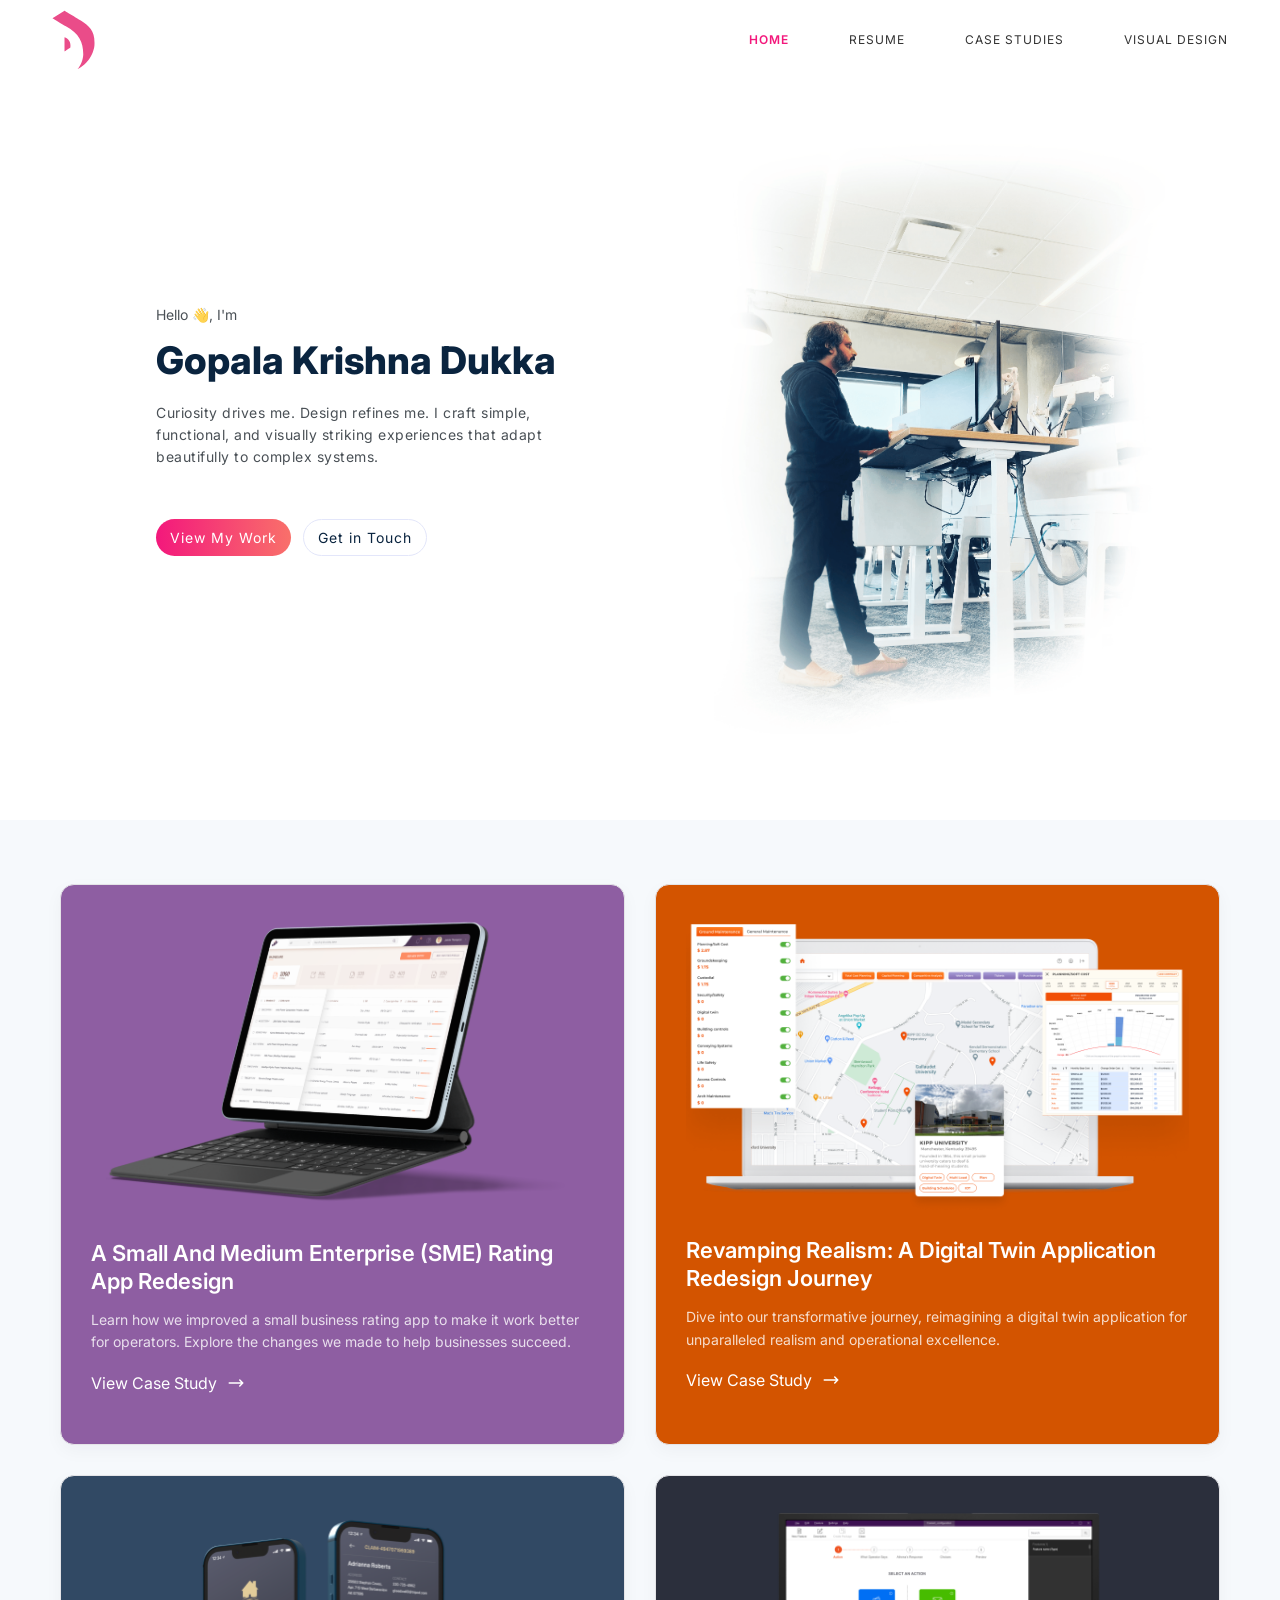
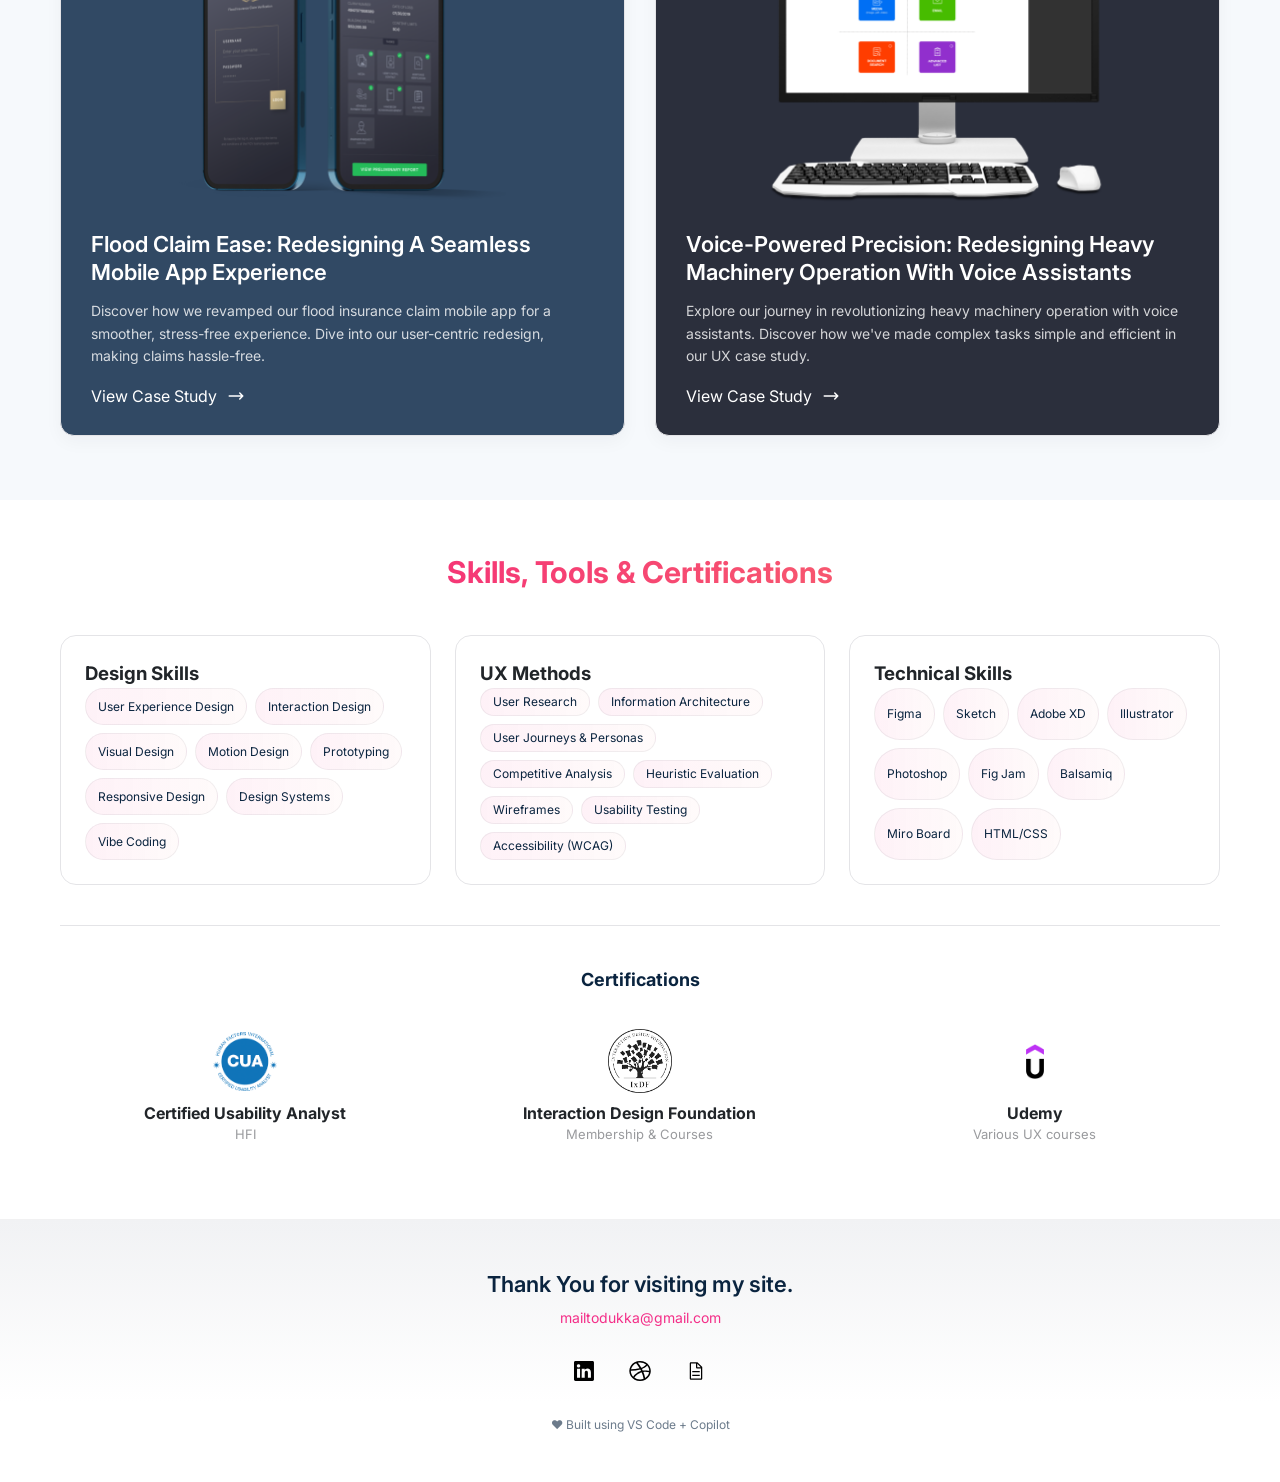
<file: index.html>
<!DOCTYPE html>
<html lang="en">
<head>
<title>Welcome to Dukka Portfolio</title>
<meta charset="utf-8">
<meta name="viewport" content="width=device-width, initial-scale=1, shrink-to-fit=no">
<link rel="apple-touch-icon" sizes="180x180" href="apple-touch-icon.png">
<link rel="icon" type="image/png" sizes="32x32" href="favicon-32x32.png">
<link rel="icon" type="image/png" sizes="16x16" href="favicon-16x16.png">
<link rel="preconnect" href="https://fonts.googleapis.com">
<link href="https://fonts.googleapis.com/css2?family=Montserrat:wght@300;800&display=swap" rel="stylesheet">
<link rel="preconnect" href="https://fonts.googleapis.com">
<link rel="preconnect" href="https://fonts.gstatic.com" crossorigin>
<link href="https://fonts.googleapis.com/css2?family=Inter:wght@400;500;600;700;800;900&display=swap" rel="stylesheet">
<link rel="stylesheet" href="https://stackpath.bootstrapcdn.com/font-awesome/4.7.0/css/font-awesome.min.css">
<link rel="stylesheet" href="new_styles.css">
</head>
<body>
    
    <nav class="custom-navbar">
        <div class="navbar-container">
            <!-- Logo Section -->
            <div class="navbar-logo">
                <a href="index.html">
                    <img src="logo.svg" alt="Dukka Portfolio" title="Dukka Portfolio">
                </a>
            </div>
            
            <!-- Navigation Items -->
            <div class="navbar-nav">
                <ul class="nav-list">
                    <li class="nav-item">
                        <a href="#hero-section" class="nav-link active">Home</a>
                    </li>
                    <li class="nav-item">
                        <a href="resume.html" class="nav-link">Resume</a>
                    </li>
                    <li class="nav-item">
                        <a href="#case-studies" class="nav-link">Case Studies</a>
                    </li>
                    <li class="nav-item">
                        <a href="visual_design.html" class="nav-link">Visual Design</a>
                    </li>
                </ul>
            </div>
            
            <!-- Mobile Menu Toggle -->
            <div class="mobile-menu-toggle">
                <span class="hamburger"></span>
                <span class="hamburger"></span>
                <span class="hamburger"></span>
            </div>
        </div>
    </nav>
    
    <!-- Hero Section -->
    <section id="hero-section" class="hero-section">
        <div class="hero-container">
            <!-- Left Column - Dark Content Area -->
            <div class="hero-content">
                <div class="content-wrapper">
                    <p class="greeting">Hello 👋, I'm</p>
                    <h1 class="hero-name">Gopala Krishna Dukka</h1>
                    <p class="hero-description">
                       Curiosity drives me. Design refines me. I craft simple, functional, and visually striking experiences that adapt beautifully to complex systems.
                    </p>
                    <div class="hero-buttons">
                        <a href="#case-studies" class="btn-primary">View My Work</a>
                        <a href="mailto:mailtodukka@gmail.com" class="btn-secondary">Get in Touch</a>
                    </div>
                </div>
            </div>
            
            <!-- Right Column - Visual Area -->
            <div class="hero-visual">
               
                    <img src="./images/myself_w_2.png" alt="Gopal Dukka - UX Designer" class="hero-image">
                
                  
                </div>
            </div>
        </div>
    </section>
    
    <!-- New Container Section -->
    <section id="case-studies" class="new-container">
        <div class="container-wrapper">
                    <a class="side-box" href="SME_Rating_App_Redesign.html" target="_blank" rel="noopener noreferrer" style="background: #8e5ea2;">
                         <figure style="background: none;">
                      <img class="img-responsive" src="./images/cmp.png" alt="Laptop">
                    </figure>
                        <h3 style="color:white;">A Small and Medium Enterprise (SME) Rating App Redesign</h3>
                        <p style="color:white;">Learn how we improved a small business rating app to make it work better for operators. Explore the changes we made to help businesses succeed.</p>
                        <!--
                        <div class="tag-group" role="note" aria-label="tags">
                            <span class="tag">Engineering</span>
                            <span class="tag">Design</span>
                            <span class="tag">Marketing</span>
                        </div>
                        -->
                         <div class="view-case" style="color:white;"><strong>View Case Study</strong> <img class="img-responsive" src="./images/arrow-narrow-right.svg" alt="arrow" style="color: white;"></div>
                    </a>

                    <a class="side-box" href="Digital_Twin_Application.html" target="_blank" rel="noopener noreferrer" style="background-color: #d35400;">
                         <figure style="background: none;">
                            <img class="img-responsive" src="./images/dtapp.png" alt="Laptop">
                        </figure>
                        <h3 style="color:white;">Revamping Realism: A Digital Twin Application Redesign Journey</h3>
                        <p style="color:white;">Dive into our transformative journey, reimagining a digital twin application for unparalleled realism and operational excellence.</p>
                        <div class="view-case"><strong style="color:white;">View Case Study</strong> <img class="img-responsive" src="./images/arrow-narrow-right.svg" alt="arrow"></div>
                       
                       
                    </a>

                    <a class="side-box" href="Flood_Claim_App.html" target="_blank" rel="noopener noreferrer" style="background-color: #314964;">
                        <figure style="background: none;">
                            <img class="img-responsive" src="./images/mobile-app.png" alt="Laptop">
                        </figure>
                        <h3 style="color:white;">Flood Claim Ease: Redesigning a Seamless Mobile App Experience</h3>
                        <p style="color:white;">Discover how we revamped our flood insurance claim mobile app for a smoother, stress-free experience. Dive into our user-centric redesign, making claims hassle-free.</p>
                        <div class="view-case"><strong style="color:white;">View Case Study</strong> <img class="img-responsive" src="./images/arrow-narrow-right.svg" alt="arrow"></div>
                        
                        
                    </a>

                    <a class="side-box" href="Voice_Controlled_Machines.html" target="_blank" rel="noopener noreferrer" style="background: #2b2f3c;">
                        <figure style="background: none;">
                            <img class="img-responsive" src="./images/Desktop-Set-mockup.png" alt="Laptop">
                        </figure>
                        <h3 style="color:white;">Voice-Powered Precision: Redesigning Heavy Machinery Operation with Voice Assistants</h3>
                        <p style="color:white;">Explore our journey in revolutionizing heavy machinery operation with voice assistants. Discover how we've made complex tasks simple and efficient in our UX case study.</p>
                        <div class="view-case"><strong style="color:white;">View Case Study</strong> <img class="img-responsive" src="./images/arrow-narrow-right.svg" alt="arrow"></div>
                        
                    </a>

        </div>
    </section>

     <!-- Skills Section -->
    <section id="skills">
        <div class="container">
            <div class="mb-12 text-center">
                <h2>Skills, Tools & Certifications</h2>
            </div>

            <div class="grid grid-md-3 gap-6">
               
                <div class="card p-6">
                    <h3>Design Skills</h3>
                    <div class="flex flex-wrap gap-2">
                        <span class="badge">User Experience Design</span>
                        <span class="badge">Interaction Design</span>
                        <span class="badge">Visual Design</span>
                        <span class="badge">Motion Design</span>
                        <span class="badge">Prototyping</span>
                        <span class="badge">Responsive Design</span>
                        <span class="badge">Design Systems</span>
                        <span class="badge">Vibe Coding</span>
                    </div>
                </div>
               
               
                <div class="card p-6">
                    <h3>UX Methods</h3>
                    <div class="flex flex-wrap gap-2">
                         <span class="badge">User Research</span>
                        <span class="badge">Information Architecture</span>
                        <span class="badge">User Journeys & Personas</span>
                        <span class="badge">Competitive Analysis</span>
                        <span class="badge">Heuristic Evaluation</span>
                        <span class="badge">Wireframes</span>
                        <span class="badge">Usability Testing</span>
                          <span class="badge">Accessibility (WCAG)</span>
                    </div>
                </div>

               

                <div class="card p-6">
                    <h3>Technical Skills</h3>
                    <div class="flex flex-wrap gap-2">
                           <span class="badge">Figma</span>
                        <span class="badge">Sketch</span>
                        <span class="badge">Adobe XD</span>
                        <span class="badge">Illustrator</span>
                        <span class="badge">Photoshop</span>
                        <span class="badge">Fig Jam</span>
                        <span class="badge">Balsamiq</span>
                        <span class="badge">Miro Board</span>
                        <span class="badge">HTML/CSS</span>
                </div>
            </div>
               <!-- end skills grid -->
               </div>

               <!-- Certifications (separate grid of 3 cards) -->
               <div class="certifications-wrapper">
                <h3>Certifications</h3>
               <div class="grid grid-md-3 gap-6 mt-6">
                   <div class="card p-6 text-center" style="border: 0px;">
                       <img src="./images/cua-logo.png" alt="Certified Usability Analyst logo" class="cert-icon">
                       <h4>Certified Usability Analyst</h4>
                       <p class="text-sm text-muted">HFI</p>
                   </div>
                   <div class="card p-6 text-center" style="border: 0px;">
                       <img src="./images/ixdf.png" alt="Interaction Design Foundation logo" class="cert-icon">
                       <h4>Interaction Design Foundation</h4>
                       <p class="text-sm text-muted">Membership & Courses</p>
                   </div>
                   <div class="card p-6 text-center" style="border: 0px;">
                       <img src="./images/udemy.png" alt="Udemy logo" class="cert-icon">
                       <h4>Udemy</h4>
                       <p class="text-sm text-muted">Various UX courses</p>
                   </div>
               </div>
               </div>
        </div>
    </section>
    <!-- Footer -->
    <footer class="site-footer">
        <div class="footer-inner">
            <h2 class="footer-title">Thank You for visiting my site.</h2>
            <p class="footer-contact">mailtodukka@gmail.com</p>

            <div class="footer-icons" aria-hidden="false">
                <a class="footer-icon" href="https://www.linkedin.com/in/gopaldukka/" target="_blank" rel="noopener noreferrer" aria-label="LinkedIn">
                    <span class="icon-circle"><img src="./images/Linkedin@2x.svg" alt="LinkedIn" class="footer-img"></span>
                </a>
                <a class="footer-icon" href="https://dribbble.com/stagontherocks" target="_blank" rel="noopener noreferrer" aria-label="Dribbble">
                    <span class="icon-circle"><img src="./images/Dribbble@2x.svg" alt="Dribble" class="footer-img"></span>
                </a>
                <a class="footer-icon" href="resume.html" aria-label="Resume">
                    <span class="icon-circle"><img src="./images/document.svg" alt="Resume" class="footer-img"></span>
                </a>
        </div>

            <p class="footer-copy">❤️ Built using VS Code + Copilot</p>
        </div>

    <!-- JavaScript for Mobile Menu -->
    <script>
        document.addEventListener('DOMContentLoaded', function() {
            const mobileToggle = document.querySelector('.mobile-menu-toggle');
            const navbarNav = document.querySelector('.navbar-nav');
            
            mobileToggle.addEventListener('click', function() {
                mobileToggle.classList.toggle('active');
                navbarNav.classList.toggle('active');
            });
            
            // Close mobile menu when clicking on a nav link
            const navLinks = document.querySelectorAll('.nav-link');
            navLinks.forEach(link => {
                link.addEventListener('click', function() {
                    mobileToggle.classList.remove('active');
                    navbarNav.classList.remove('active');
                });
            });
            
            // Close mobile menu when clicking outside
            document.addEventListener('click', function(event) {
                if (!mobileToggle.contains(event.target) && !navbarNav.contains(event.target)) {
                    mobileToggle.classList.remove('active');
                    navbarNav.classList.remove('active');
                }
            });
            
            // Add subtle shadow to navbar on scroll
            const navbar = document.querySelector('.custom-navbar');
            function handleScroll() {
                if (!navbar) return;
                if (window.scrollY > 10) {
                    navbar.classList.add('scrolled');
                } else {
                    navbar.classList.remove('scrolled');
                }
            }
            // Run once to set initial state and then listen
            handleScroll();
            window.addEventListener('scroll', handleScroll, { passive: true });
            
            // Tags are visual only (non-interactive)
        });
    </script>
    </body>
    </html>
</file>
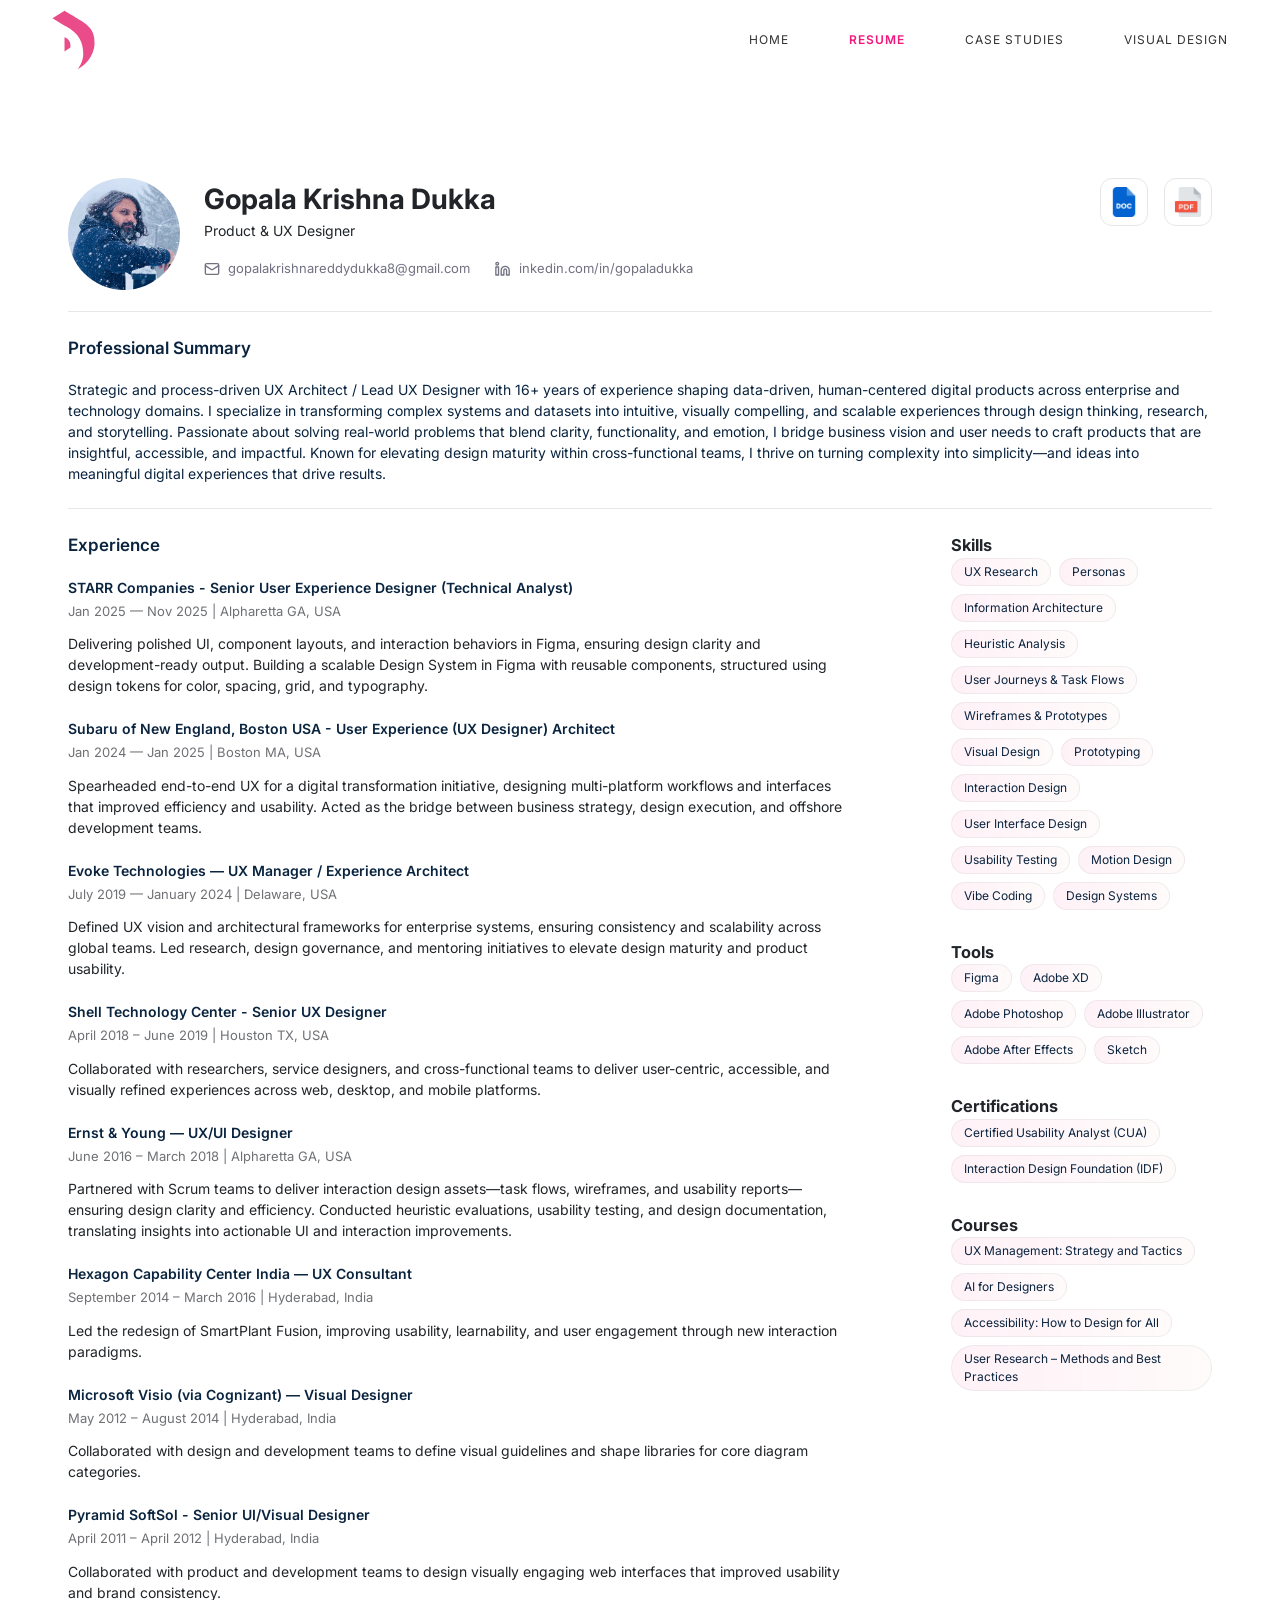
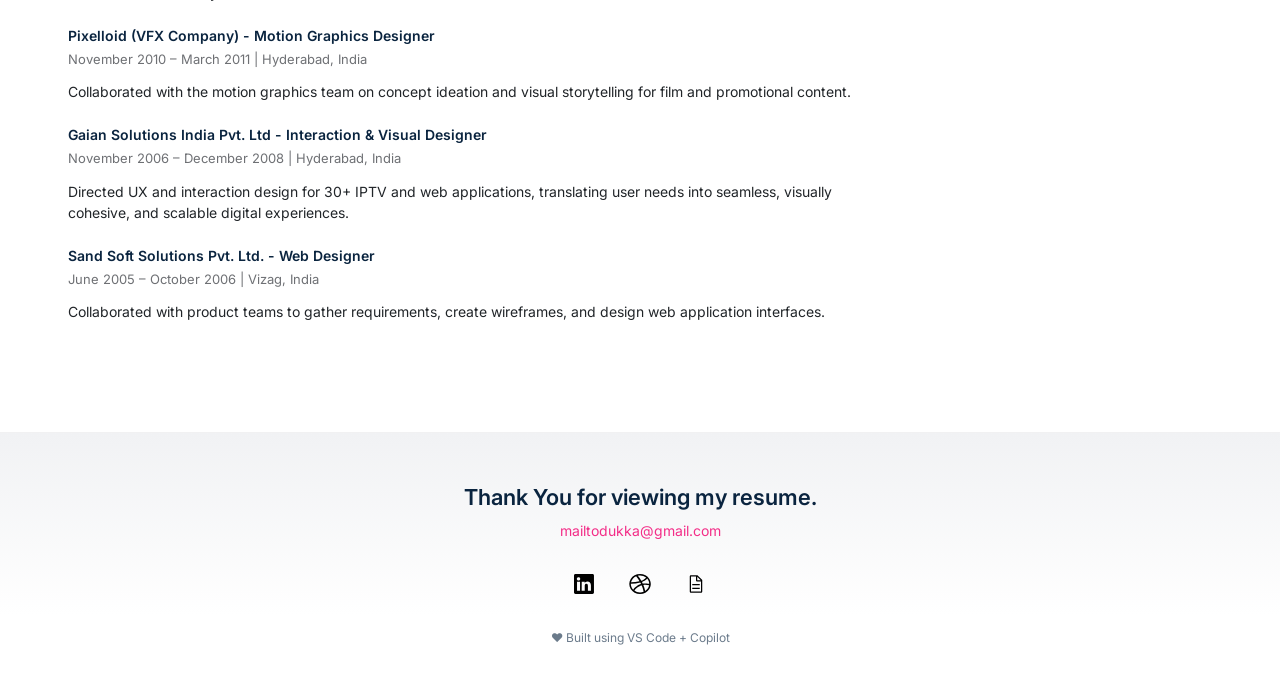
<file: resume.html>
<!doctype html>
<html lang="en">
<head>
  <meta charset="utf-8">
  <meta name="viewport" content="width=device-width,initial-scale=1">
  <link rel="apple-touch-icon" sizes="180x180" href="apple-touch-icon.png">
<link rel="icon" type="image/png" sizes="32x32" href="favicon-32x32.png">
<link rel="icon" type="image/png" sizes="16x16" href="favicon-16x16.png">
  <title>Gopala Krishna Dukka — Resume</title>
  <link href="https://fonts.googleapis.com/css2?family=Inter:wght@400;500;600;700;800;900&display=swap" rel="stylesheet">
  <link rel="stylesheet" href="new_styles.css">
  <style>
    
    /* Small resume-specific tweaks */
    .resume-container { width: 1200px; margin: 150px auto 60px auto; padding: 28px; font-family: 'Inter', sans-serif; font-size: 14px; }
    .resume-header { display:flex; flex-direction: column; gap: 6px;border-bottom: 1px solid #e5e7eb;}
    .top-section, .section-left {display: flex; flex-direction: row; justify-content: space-between;}
    .section-left {justify-content: flex-start; gap: 24px;}
    .profile-picture{ width: 112px; height: 112px; overflow: hidden; border-radius: 999px; background: url('./images/avatar.png') no-repeat center center; background-size: cover;}
    .bottom-section, .contact-number, .email, .linkedin, .portfolio {display: flex; flex-direction: row; gap: 32px; color: #717182; font-size: 13px; }
    .bottom-section {padding: 18px 0px 32px 0px; gap: 24px;}
    .contact-number, .email, .linkedin, .portfolio{gap:8px; align-items: center;}
    .resume-body{display: grid; grid-template-columns: 3fr 1fr; gap: 100px; padding-top: 24px;}
    .summary-section{ padding: 24px 0px; border-bottom: 1px solid #e5e7eb;}
    .summary-section h3, .experience-section h3{ margin-bottom: 18px; color: #0a243f; font-weight: 600; font-size: 17px;}
    .summary-section p{color: #0a243f; font-size: 14px; font-weight: 400;}
    .experience-section h4{margin-bottom: 4px; color: #0a243f; font-weight: 600; font-size: 14px; }
    .experience-section ul{list-style: none; margin: 0; padding: 12px 0px;}
    .btn-download{ border-radius: 12px; padding: 8px; font-weight: 400; margin-right: 12px;}
    
    

   
  </style>
</head>
<body>
  <nav class="custom-navbar">
    <div class="navbar-container">
      <!-- Logo Section -->
      <div class="navbar-logo">
        <a href="index.html">
          <img src="logo.svg" alt="Dukka Portfolio" title="Dukka Portfolio">
        </a>
      </div>
            
      <!-- Navigation Items -->
      <div class="navbar-nav">
        <ul class="nav-list">
          <li class="nav-item">
            <a href="index.html" class="nav-link">Home</a>
          </li>
          <li class="nav-item">
            <a href="#" class="nav-link active">Resume</a>
          </li>
          <li class="nav-item">
            <a href="index.html#case-studies" class="nav-link">Case Studies</a>
          </li>
          <li class="nav-item">
            <a href="visual_design.html" class="nav-link">Visual Design</a>
          </li>
        </ul>
      </div>
            
      <!-- Mobile Menu Toggle -->
      <div class="mobile-menu-toggle">
        <span class="hamburger"></span>
        <span class="hamburger"></span>
        <span class="hamburger"></span>
      </div>
    </div>
  </nav>
  <!-- end of NAV -->
  <div class="resume-container">
    <div class="resume-header">
     <div class ="top-section">
      <div class="section-left">
        <div class="profile-picture"></div>
        <div class="name">
          <h1>Gopala Krishna Dukka</h1>
          <p>Product & UX Designer</p>
          <div class="bottom-section">
           <!--<div class="contact-number"><img src="./images/phone.svg"> +1 (678) 893-2878</div> -->
            <div class="email"><img src="./images/email.svg"> gopalakrishnareddydukka8@gmail.com</div>
            <div class="linkedin"><img src="./images/in.svg">inkedin.com/in/gopaladukka</div>
            </div>
        </div>
        </div>
        <div class="section-right">
          <button class="btn-download" id="download-word" onclick="downloadWordDoc()"><img src="./images/doc.png"> </button>
          <button class="btn-download" id="download-pdf" onclick="downloadPDF()"><img src="./images/pdf.png"></button>
        </div>
     </div>
    
    </div>
   
      <div class="summary-section">
        <h3>Professional Summary</h3>
        <p>Strategic and process-driven UX Architect / Lead UX Designer with 16+ years of experience shaping data-driven, human-centered digital products across enterprise and technology domains. I specialize in transforming complex systems and datasets into intuitive, visually compelling, and scalable experiences through design thinking, research, and storytelling. Passionate about solving real-world problems that blend clarity, functionality, and emotion, I bridge business vision and user needs to craft products that are insightful, accessible, and impactful. Known for elevating design maturity within cross-functional teams, I thrive on turning complexity into simplicity—and ideas into meaningful digital experiences that drive results.</p>
      </div>
      <div class="resume-body">
      <div class="experience-section">
        <h3>Experience</h3>
        <div class="spacer10">
          <h4>STARR Companies - Senior User Experience Designer (Technical Analyst)
          </h4>
          <p class="text-sm text-muted">Jan 2025 — Nov 2025 | Alpharetta GA, USA</p>
          <ul>
            <li>
              Delivering polished UI, component layouts, and interaction behaviors in Figma, ensuring design clarity and development-ready output. Building a scalable Design System in Figma with reusable components, structured using design tokens for color, spacing, grid, and typography.
              </li>
          </ul>
        </div>
          <div class="spacer10">
            <h4>Subaru of New England, Boston USA - User Experience (UX Designer) Architect</h4>
            <p class="text-sm text-muted">Jan 2024 — Jan 2025 | Boston MA, USA</p>
            <ul>
              <li>Spearheaded end-to-end UX for a digital transformation initiative, designing multi-platform workflows and interfaces that improved efficiency and usability. Acted as the bridge between business strategy, design execution, and offshore development teams.</li>
            </ul>
          </div>
          <div class="spacer10">
            <h4>Evoke Technologies — UX Manager / Experience Architect</h4>
            <p class="text-sm text-muted">July 2019 — January 2024 | Delaware, USA</p>
            <ul>
              <li>Defined UX vision and architectural frameworks for enterprise systems, ensuring consistency and scalability across global teams. Led research, design governance, and mentoring initiatives to elevate design maturity and product usability.</li>
            
            </ul>
          </div>
          <div class="spacer10">
            <h4>Shell Technology Center - Senior UX Designer</h4>
            <p class="text-sm text-muted">April 2018 – June 2019 | Houston TX, USA</p>
            <ul>
              <li>Collaborated with researchers, service designers, and cross-functional teams to deliver user-centric, accessible, and visually refined experiences across web, desktop, and mobile platforms.</li>
            </ul>
          </div>
          <div class="spacer10">
            <h4>Ernst & Young — UX/UI Designer</h4>
            <p class="text-sm text-muted"> June 2016 – March 2018 | Alpharetta GA, USA</p>
            <ul>
              <li>
                Partnered with Scrum teams to deliver interaction design assets—task flows, wireframes, and usability reports—ensuring design clarity and efficiency.
                Conducted heuristic evaluations, usability testing, and design documentation, translating insights into actionable UI and interaction improvements.</li>
            </ul>
          </div>
          <div class="spacer10">
            <h4>Hexagon Capability Center India — UX Consultant</h4>
            <p class="text-sm text-muted">September 2014 – March 2016 | Hyderabad, India</p>
            <ul>
              <li>Led the redesign of SmartPlant Fusion, improving usability, learnability, and user engagement through new interaction paradigms. </li>
            
            </ul>
          </div>
          <div class="spacer10">
            <h4>Microsoft Visio (via Cognizant) — Visual Designer</h4>
            <p class="text-sm text-muted">May 2012 – August 2014
              | Hyderabad, India</p>
            <ul>
              <li>Collaborated with design and development teams to define visual guidelines and shape libraries for core diagram categories.</li>
            </ul>
          </div>
          <div class="spacer10">
            <h4>Pyramid SoftSol - Senior UI/Visual Designer</h4>
            <p class="text-sm text-muted">April 2011 – April 2012 | Hyderabad, India</p>
            <ul>
              <li>Collaborated with product and development teams to design visually engaging web interfaces that improved usability and brand consistency.</li>
            </ul>
          </div>
          <div class="spacer10">
            <h4>Pixelloid (VFX Company) - Motion Graphics Designer</h4>
            <p class="text-sm text-muted">November 2010 – March 2011 | Hyderabad, India</p>
            <ul>
              <li>Collaborated with the motion graphics team on concept ideation and visual storytelling for film and promotional content.
               </li>
            </ul>
          </div>
          <div class="spacer10">
            <h4>Gaian Solutions India Pvt. Ltd - Interaction & Visual Designer</h4>
            <p class="text-sm text-muted">November 2006 – December 2008 | Hyderabad, India</p>
            <ul>
              <li></li>Directed UX and interaction design for 30+ IPTV and web applications, translating user needs into seamless, visually cohesive, and scalable digital experiences.</li>
            </ul>
          </div>
          <div class="spacer10">
            <h4>Sand Soft Solutions Pvt. Ltd. - Web Designer</h4>
            <p class="text-sm text-muted">June 2005 – October 2006 | Vizag, India</p>
            <ul>
              <li>Collaborated with product teams to gather requirements, create wireframes, and design web application interfaces.</li>
            </ul>
          </div>
         
      </div>
      <div class="others">
        <div class="spacer30">        
          <h3>Skills</h3>
          <div class="flex flex-wrap gap-2">
            <span class="badge">UX Research</span>
            <span class="badge">Personas</span>
            <span class="badge">Information Architecture</span>
            <span class="badge">Heuristic Analysis</span>
            <span class="badge">User Journeys & Task Flows</span>
            <span class="badge">Wireframes & Prototypes</span>
            <span class="badge">Visual Design</span>
            <span class="badge">Prototyping</span>
            <span class="badge">Interaction Design</span>
            <span class="badge">User Interface Design</span>
            <span class="badge">Usability Testing</span>
            <span class="badge">Motion Design</span>
            <span class="badge">Vibe Coding</span>
            <span class="badge">Design Systems</span>
          </div>  
        </div>
        <div class="spacer30">  
          <h3>Tools</h3>
          <div class="flex flex-wrap gap-2">
            <span class="badge">Figma</span>
            <span class="badge">Adobe XD</span>
            <span class="badge">Adobe Photoshop</span>
            <span class="badge">Adobe Illustrator</span>
            <span class="badge">Adobe After Effects</span>
            <span class="badge">Sketch</span>
          </div>  
      </div>
      <div class="spacer30">  
        <h3>Certifications</h3>
        <div class="flex flex-wrap gap-2">
          <span class="badge">Certified Usability Analyst (CUA)</span>
          <span class="badge">Interaction Design Foundation (IDF)</span>
        </div> 
     </div>
     <div class="spacer30">  
      <h3>Courses</h3>
      <div class="flex flex-wrap gap-2">
        <span class="badge">UX Management: Strategy and Tactics</span>
        <span class="badge">AI for Designers</span>
        <span class="badge">Accessibility: How to Design for All</span>
        <span class="badge">User Research – Methods and Best Practices</span> 
      </div> 
   </div>
    </div>
    </div>
  </div>
  
   <!-- Footer -->
   <footer class="site-footer">
    <div class="footer-inner">
        <h2 class="footer-title">Thank You for viewing my resume.</h2>
        <p class="footer-contact">mailtodukka@gmail.com</p>

        <div class="footer-icons" aria-hidden="false">
                <a class="footer-icon" href="https://www.linkedin.com/in/gopaldukka/" target="_blank" rel="noopener noreferrer" aria-label="LinkedIn">
                    <span class="icon-circle"><img src="./images/Linkedin@2x.svg" alt="LinkedIn" class="footer-img"></span>
                </a>
                <a class="footer-icon" href="https://dribbble.com/stagontherocks" target="_blank" rel="noopener noreferrer" aria-label="Dribbble">
                    <span class="icon-circle"><img src="./images/Dribbble@2x.svg" alt="Dribble" class="footer-img"></span>
                </a>
                <a class="footer-icon" href="mailto:mailtodukka@gmail.com" aria-label="Resume">
                    <span class="icon-circle"><img src="./images/document.svg" alt="Resume" class="footer-img"></span>
                </a>
        </div>

        <p class="footer-copy">❤️ Built using VS Code + Copilot</p>
    </div>
  <script>
  document.addEventListener('DOMContentLoaded', function() {
    const mobileToggle = document.querySelector('.mobile-menu-toggle');
    const navbarNav = document.querySelector('.navbar-nav');
        
    if (mobileToggle && navbarNav) {
      mobileToggle.addEventListener('click', function() {
        mobileToggle.classList.toggle('active');
        navbarNav.classList.toggle('active');
      });
            
      // Close mobile menu when clicking on a nav link
      const navLinks = document.querySelectorAll('.nav-link');
      navLinks.forEach(link => {
        link.addEventListener('click', function() {
          mobileToggle.classList.remove('active');
          navbarNav.classList.remove('active');
        });
      });
            
      // Close mobile menu when clicking outside
      document.addEventListener('click', function(event) {
        if (!mobileToggle.contains(event.target) && !navbarNav.contains(event.target)) {
          mobileToggle.classList.remove('active');
          navbarNav.classList.remove('active');
        }
      });
    }
        
    // Add subtle shadow to navbar on scroll
    const navbar = document.querySelector('.custom-navbar');
    function handleScroll() {
      if (!navbar) return;
      if (window.scrollY > 10) {
        navbar.classList.add('scrolled');
      } else {
        navbar.classList.remove('scrolled');
      }
    }
    handleScroll();
    window.addEventListener('scroll', handleScroll, { passive: true });
  });

  // Download Word Document
  function downloadWordDoc() {
    // Path to the Word document - update this path when you add the Word file
    const wordDocPath = './pdf/Gopala Krishna Reddy UX UI Designer Resume.docx'; // Change to .doc if using .doc format
    
    // Create a temporary anchor element to trigger download
    const link = document.createElement('a');
    link.href = wordDocPath;
    link.download = 'Gopala Krishna Reddy UX UI Designer Resume.docx'; // Filename for download
    link.style.display = 'none';
    
    // Append to body, click, and remove
    document.body.appendChild(link);
    link.click();
    document.body.removeChild(link);
    
    // Fallback: if file doesn't exist, try opening in new tab
    link.onerror = function() {
      window.open(wordDocPath, '_blank');
    };
  }

  // Download PDF Document
  function downloadPDF() {
    const pdfPath = './pdf/Gopal_Dukka_resume.pdf';
    
    const link = document.createElement('a');
    link.href = pdfPath;
    link.download = 'Gopal_Dukka_resume.pdf';
    link.style.display = 'none';
    
    document.body.appendChild(link);
    link.click();
    document.body.removeChild(link);
  }
  </script>
</body>
</html>
</file>
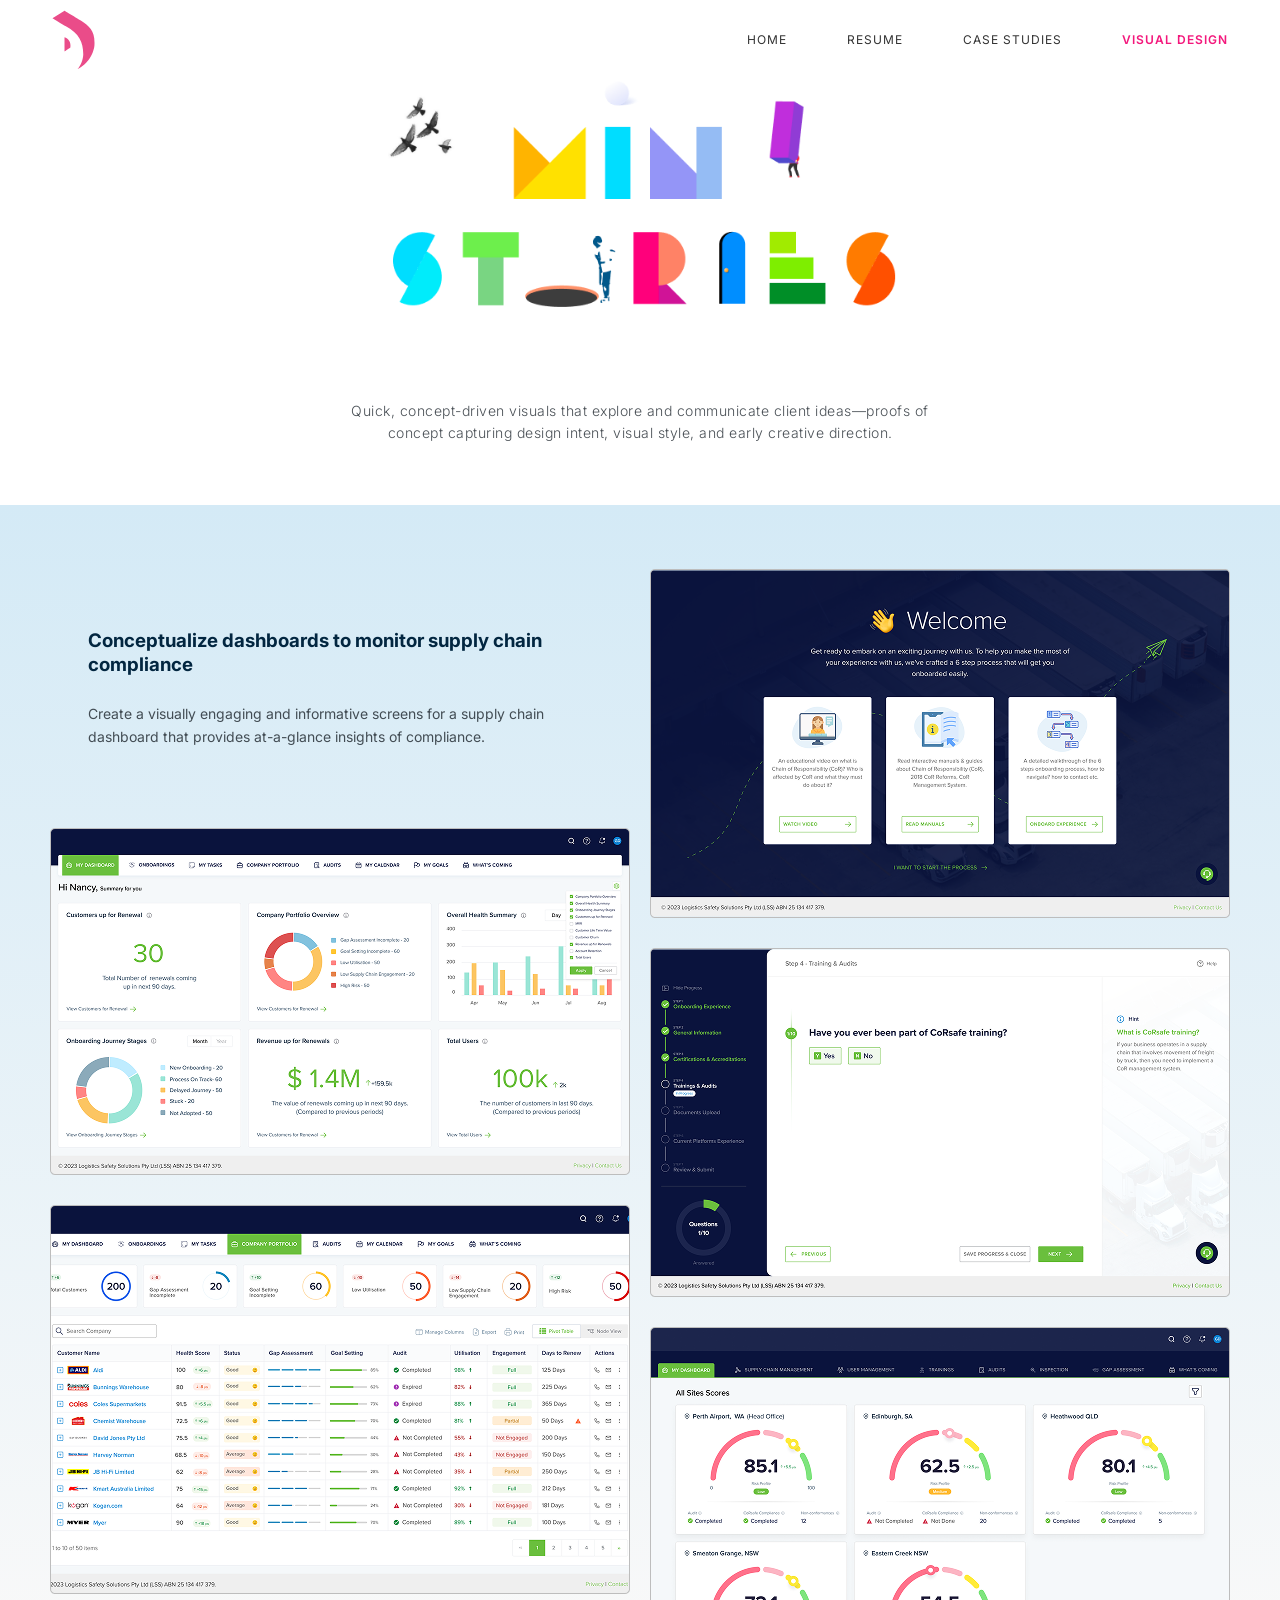
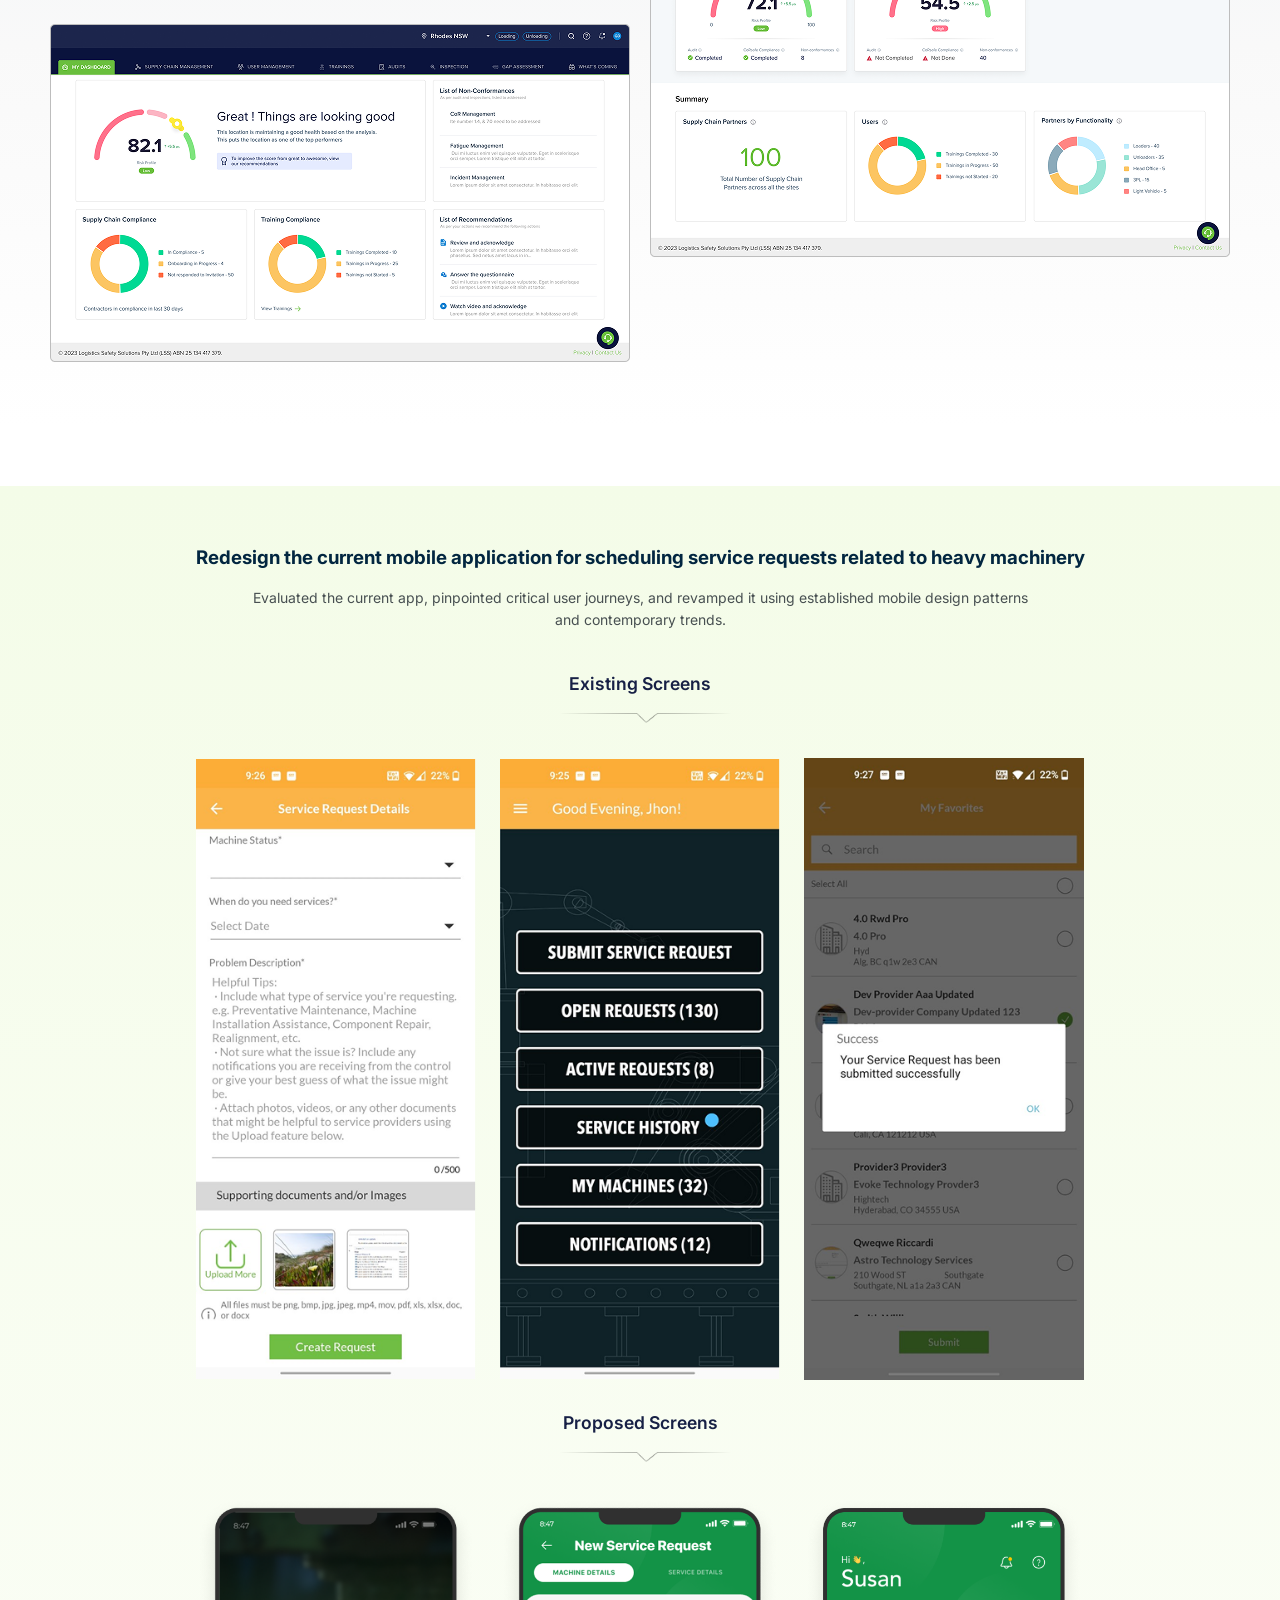
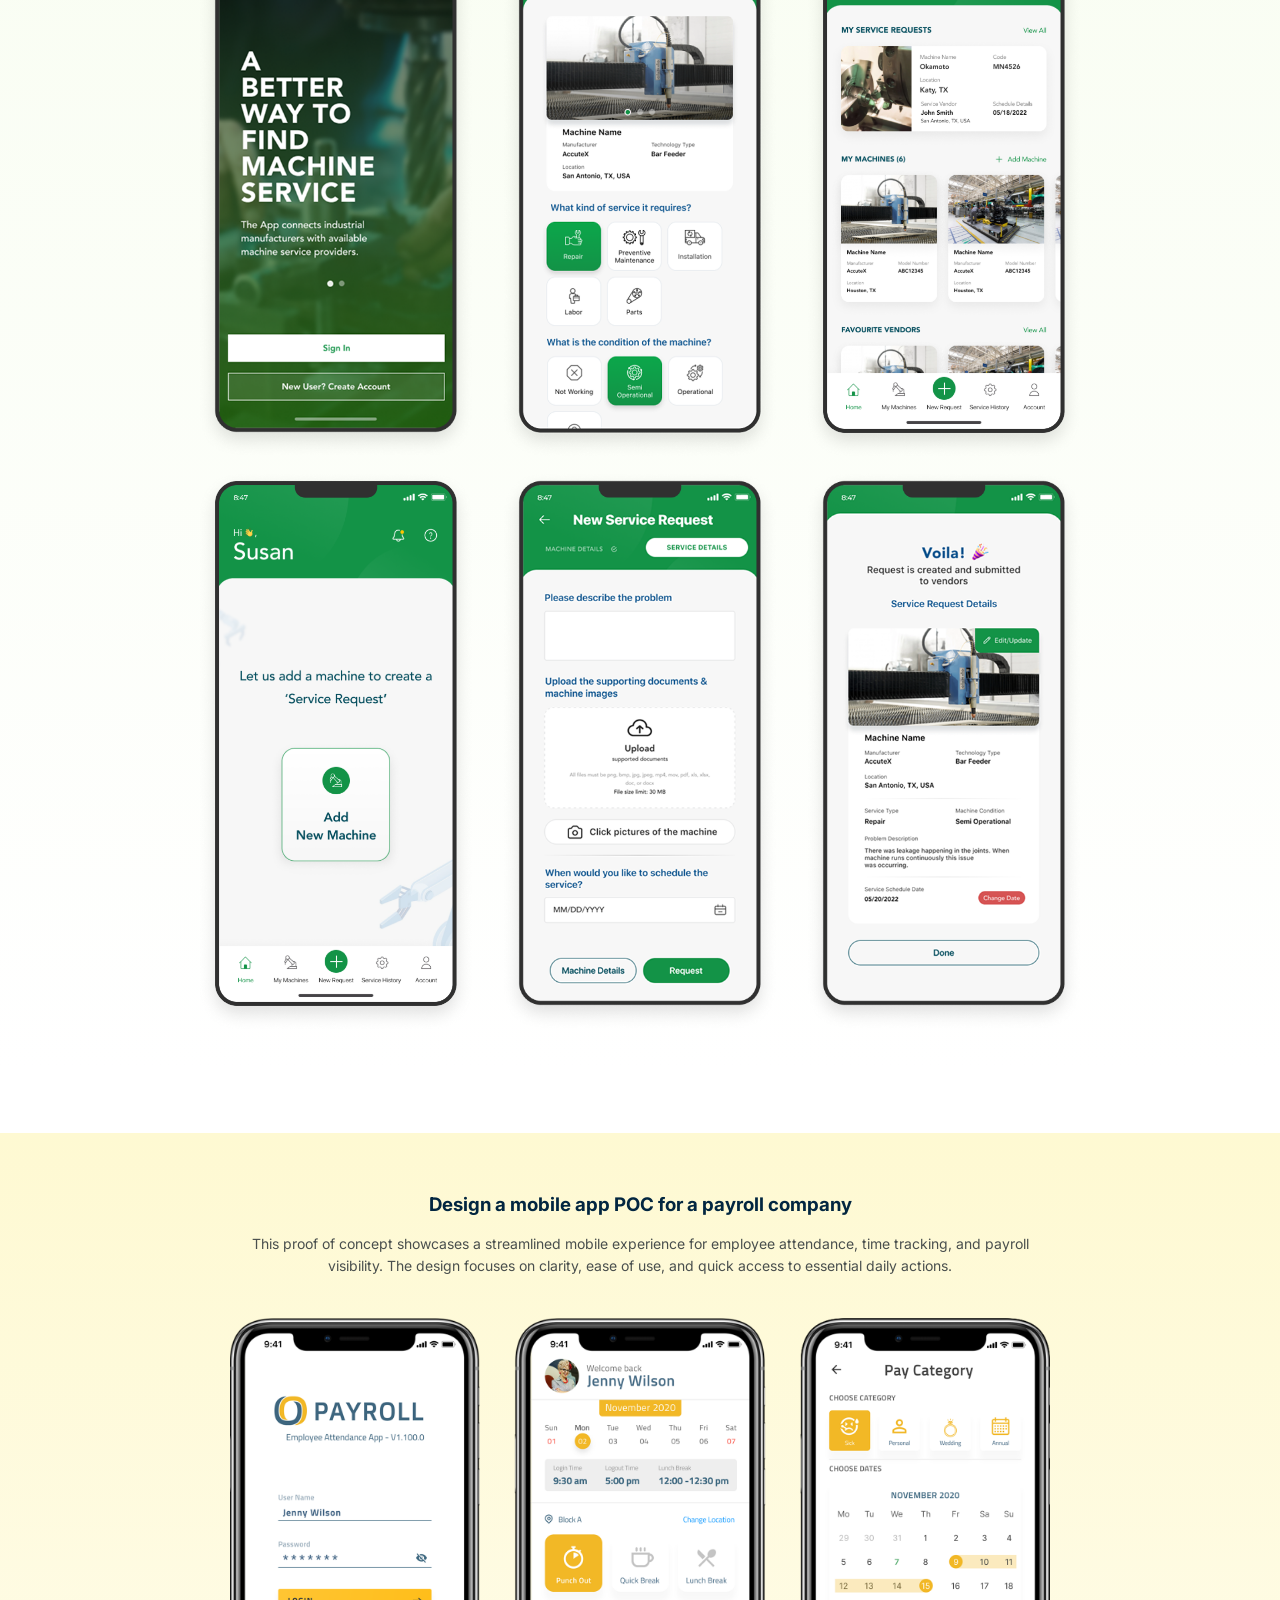
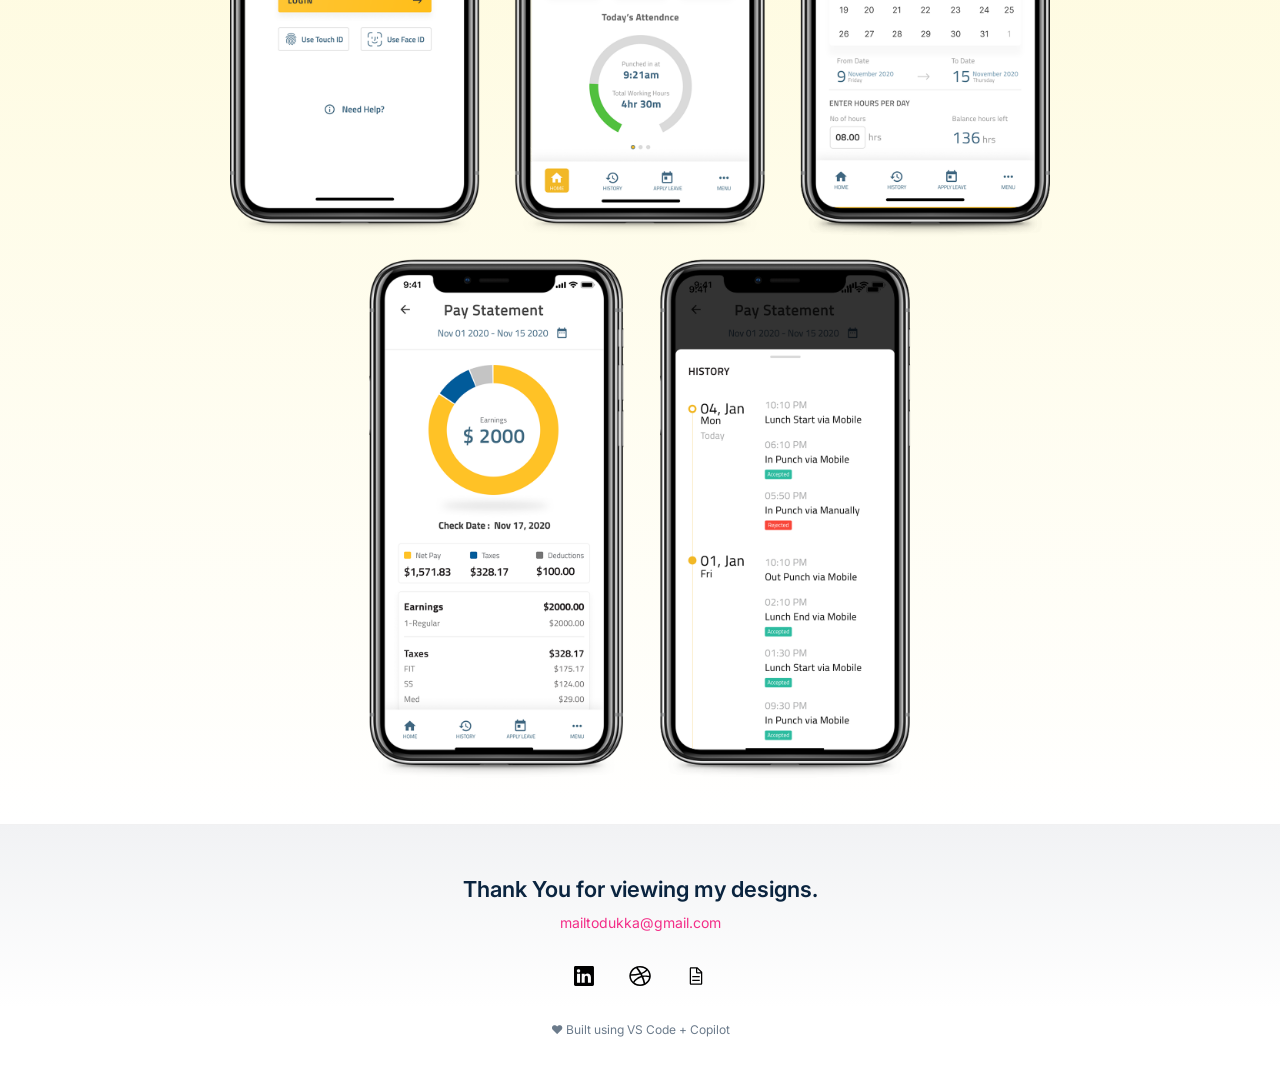
<file: visual_design.html>
<!doctype html>
<html lang="en">
<head>
  <meta charset="utf-8">
  <meta name="viewport" content="width=device-width,initial-scale=1">
  <link rel="apple-touch-icon" sizes="180x180" href="apple-touch-icon.png">
<link rel="icon" type="image/png" sizes="32x32" href="favicon-32x32.png">
<link rel="icon" type="image/png" sizes="16x16" href="favicon-16x16.png">
  <title>Gopala Krishna Dukka — Portfolio</title>
  <link href="https://fonts.googleapis.com/css2?family=Inter:wght@400;500;600;700;800;900&display=swap" rel="stylesheet">
  <link rel="stylesheet" href="new_styles.css">
  <style>
    body{ background: url(./images/vd_banner.png) center 80px no-repeat; background-size: 40% auto;}
    /* Small resume-specific tweaks */
.vd_txt{font-size: 14px;
    font-weight: 300;
    color: rgb(29, 37, 44);
    max-width: 1000px;
    text-align: center;
    margin-top: 400px;
    line-height: 1.6;
    font-family: Inter, sans-serif;
    opacity: 0.8;
    letter-spacing: 0.5px;}
    
.visual_hldr, .visual_hldr_2, .visual_hldr_3
{
    padding: 30px 0px;
    background: linear-gradient(180deg, #D4EAF6, #F9F9F9 75%, #FFF);  
    width: 100%;
    margin: 60px auto 0px auto;
}
.container, .container2 {
      max-width: 1200px; 
      padding: 10px;          /* requested padding */
      margin: 24px auto; 
         /* center on page with some top/bottom space */
    }
    /* Two-column grid */
    .two-col {
      display: grid;
      grid-template-columns: 1fr 1fr; /* two equal columns */
      gap: 20px;                      /* 20px gap between columns (and rows) */
      align-items: start;
    }

    /* Column-specific helpers */
    .col {
      display: block;
    }

/* First column: vertical flex of groups (image + text) */
.col-1, .col-2 {
      display: flex;
      flex-direction: column; /* vertical stack */
      gap: 30px;              /* spacing between the groups */
    }

    .group, .txt_group {
      display: flex;
      flex-direction: column; /* image above text */
      gap: 10px;
    }
    .txt_group, .txt_group2
    {
        padding: 60px 20px 0px 38px;
    }
    .txt_group h3, .txt_group2 h3
    {
        font-size: 1.17em;
        color: #022640;
        font-weight: bold;
        line-height: 1.3;
        margin-bottom: 16px;
    }
    .txt_group p, .txt_group2 p{
        font-size: 14px;
    font-weight: 400;
    color: #1D252C;
    line-height: 1.6;
    margin: 0 0 50px 0;
    font-family: 'Inter', sans-serif;
    opacity: 0.8;
    }
    .txt_group2 p{width: 800px;}
    .group img {
      width: 100%;
      height: 200px;
      object-fit: cover;
      border-radius: 6px;
      display: block;
    }

    .group h3 {
      margin: 0;
      font-size: 1rem;
    }

    .group p {
      margin: 6px 0 0;
      font-size: 0.92rem;
      color: #444;
    }
    .visual_hldr_2
    {
        background: linear-gradient(180deg, #F4FCE8, #FFF);    
    }
    .visual_hldr_3
    {
        background: linear-gradient(180deg, #fef9d2, #FFF);    
    }
     .container2
     {
         margin: 0  auto;
         text-align: center;
     }
     .image-flex-container {
         display: flex;
         gap: 24px;
         justify-content: center;
         align-items: center;
         margin-top: 10px;
     }
     .image-flex-container img, .image-flex-container2 img {
         max-width: 280px;
         width: 100%;
         height: auto;
         flex: 1;
     }
     .image-flex-container2 img{max-width: 820px;}
     .image-flex-container2{margin-top: 20px;}
    
     .txt_group2
     {
        padding: 20px 100px;
     }
     .txt_group2 p{margin: 0px auto;}
     
     .section-header {
         font-size: 1.1em;
         font-weight: 600;
         color: #172045;
         text-align: center;
         margin: 20px 0 20px 0;
         font-family: 'Inter', sans-serif;
         position: relative;
     }
     
     .section-header::after {
         content: '';
         display: block;
         width: 200px;
         height: 20px;
         margin: 10px auto 30px auto;
         background-image: url('./images/divider.png');
         background-size: contain;
         background-repeat: no-repeat;
         background-position: center;
     }
   
  </style>
</head>
<body>
    <nav class="custom-navbar">
        <div class="navbar-container">
          <!-- Logo Section -->
          <div class="navbar-logo">
            <a href="index.html">
              <img src="logo.svg" alt="Dukka Portfolio" title="Dukka Portfolio">
            </a>
          </div>
                
          <!-- Navigation Items -->
          <div class="navbar-nav">
            <ul class="nav-list">
              <li class="nav-item">
                <a href="index.html" class="nav-link">Home</a>
              </li>
              <li class="nav-item">
                <a href="resume.html" class="nav-link">Resume</a>
              </li>
              <li class="nav-item">
                <a href="index.html#case-studies" class="nav-link">Case Studies</a>
              </li>
              <li class="nav-item">
                <a href="#" class="nav-link active">Visual Design</a>
              </li>
            </ul>
          </div>
                
          <!-- Mobile Menu Toggle -->
          <div class="mobile-menu-toggle">
            <span class="hamburger"></span>
            <span class="hamburger"></span>
            <span class="hamburger"></span>
          </div>
        </div>
      </nav>
      <!-- end of NAV -->
      
<section class="vd_txt">
   <p style="padding: 0px 200px;">Quick, concept-driven visuals that explore and communicate client ideas—proofs of concept capturing design intent, visual style, and early creative direction.</p>
</section>
 <div class="visual_hldr">
    
    <div class="container">
        <section class="two-col">
            <!-- Column 1: groups (image + text stacked vertically) -->
            <div class="col col-1" aria-label="Image and text groups">
              <article class="txt_group">
                <h3>Conceptualize dashboards to monitor supply chain compliance</h3>
                <p>Create a visually engaging and informative screens for a supply chain dashboard that provides at-a-glance insights of compliance.</p>
              </article>
              <img src="./images/image 96.png" alt="Stack image 1">
              <img src="./images/image 97.png" alt="Stack image 1">
              <img src="./images/image 98.png" alt="Stack image 1">
              
            </div>
      
            <!-- Column 2: images stacked vertically only -->
            <aside class="col col-2" aria-label="Stacked images">
                <img src="./images/image 94.png" alt="Stack image 1">
                <img src="./images/image 95.png" alt="Stack image 1">
                <img src="./images/image 99.png" alt="Stack image 1">
            </aside>
          </section>

       </div>
       </div>
       <div class="visual_hldr_2">
       <div class="container2">
        <article class="txt_group2">
            <h3>Redesign the current mobile application for scheduling service requests related to heavy machinery</h3>
            <p>Evaluated the current app, pinpointed critical user journeys, and revamped it using established mobile design patterns and contemporary trends.</p>
          </article>
          <p class="section-header">Existing Screens</p>
          <div class="image-flex-container">
            <img src="./images/image 90.png" alt="Mobile app screen 1">
            <img src="./images/image 105.png" alt="Mobile app screen 2">
            <img src="./images/image 1.png" alt="Mobile app screen 3">
            
          </div>
        
        <p class="section-header" style="margin: 30px 0 0 0;">Proposed Screens</p>
        <div class="image-flex-container">
            <img src="./images/Group 512250.png" alt="Mobile app screen 1">
            <img src="./images/image 110.png" alt="Mobile app screen 3"> 
            <img src="./images/image 108.png" alt="Mobile app screen 2">
            

        </div>
        <div class="image-flex-container">
          <img src="./images/image 107.png" alt="Mobile app screen 1">
          <img src="./images/Group 1231.png" alt="Mobile app screen 3"> 
          <img src="./images/Group 1229.png" alt="Mobile app screen 2">
          
          
      </div>
      </div>
    </div>
    <div class="visual_hldr_3">
      <div class="container2">
       <article class="txt_group2">
           <h3>Design a mobile app POC for a payroll company</h3>
           <p>This proof of concept showcases a streamlined mobile experience for employee attendance, time tracking, and payroll visibility. The design focuses on clarity, ease of use, and quick access to essential daily actions.</p>
         </article>
        
         <div class="image-flex-container2">
           <img src="./images/pr.png" alt="Mobile app screen 1">
         </div>
       
      
     </div>
   </div>
    <!-- Footer -->
    <footer class="site-footer">
      <div class="footer-inner">
          <h2 class="footer-title">Thank You for viewing my designs.</h2>
          <p class="footer-contact">mailtodukka@gmail.com</p>

          <div class="footer-icons" aria-hidden="false">
                  <a class="footer-icon" href="https://www.linkedin.com/in/gopaldukka/" target="_blank" rel="noopener noreferrer" aria-label="LinkedIn">
                      <span class="icon-circle"><img src="./images/Linkedin@2x.svg" alt="LinkedIn" class="footer-img"></span>
                  </a>
                  <a class="footer-icon" href="https://dribbble.com/stagontherocks" target="_blank" rel="noopener noreferrer" aria-label="Dribbble">
                      <span class="icon-circle"><img src="./images/Dribbble@2x.svg" alt="Dribble" class="footer-img"></span>
                  </a>
                  <a class="footer-icon" href="resume.html" aria-label="Resume">
                      <span class="icon-circle"><img src="./images/document.svg" alt="Resume" class="footer-img"></span>
                  </a>
          </div>

          <p class="footer-copy">❤️ Built using VS Code + Copilot</p>
      </div>

  <script>
  document.addEventListener('DOMContentLoaded', function() {
    const mobileToggle = document.querySelector('.mobile-menu-toggle');
    const navbarNav = document.querySelector('.navbar-nav');
        
    if (mobileToggle && navbarNav) {
      mobileToggle.addEventListener('click', function() {
        mobileToggle.classList.toggle('active');
        navbarNav.classList.toggle('active');
      });
            
      // Close mobile menu when clicking on a nav link
      const navLinks = document.querySelectorAll('.nav-link');
      navLinks.forEach(link => {
        link.addEventListener('click', function() {
          mobileToggle.classList.remove('active');
          navbarNav.classList.remove('active');
        });
      });
            
      // Close mobile menu when clicking outside
      document.addEventListener('click', function(event) {
        if (!mobileToggle.contains(event.target) && !navbarNav.contains(event.target)) {
          mobileToggle.classList.remove('active');
          navbarNav.classList.remove('active');
        }
      });
    }
        
    // Add subtle shadow to navbar on scroll
    const navbar = document.querySelector('.custom-navbar');
    function handleScroll() {
      if (!navbar) return;
      if (window.scrollY > 10) {
        navbar.classList.add('scrolled');
      } else {
        navbar.classList.remove('scrolled');
      }
    }
    handleScroll();
    window.addEventListener('scroll', handleScroll, { passive: true });
  });
  </script>
</body>
</html>
</file>
<file: new_styles.css>
/*
|--------------------------------------------------------------------------
| Global & Base Styles
|--------------------------------------------------------------------------
*/
:root {
    /* Color Palette */
    --color-primary-dark: #0a243f;
    --color-text-dark: #212529;
    --color-text-medium: #1D252C;
    --color-text-light: #6b7b8a;
    --color-background-white: #fff;
    --color-background-light: #f6f9fc;
    --color-border-subtle: #e4e4e7;
    --color-pink-gradient-start: #F3187C;
    --color-pink-gradient-end: #F9706A;
    --color-pink-darker-start: #E0156C;
    --color-pink-darker-end: #E85E5A;
    --color-link-blue: #4285F4;

    /* Typography */
    --font-family-base: 'Inter', sans-serif;
    --font-size-base: 1rem;
    --line-height-base: 1.5;

    /* Spacing Scale (in rem for better scaling) */
    --space-1: 0.25rem; /* 4px */
    --space-2: 0.5rem;  /* 8px */
    --space-3: 0.75rem; /* 12px */
    --space-4: 1rem;    /* 16px */
    --space-6: 1.5rem;  /* 24px */
    --space-8: 2rem;    /* 32px */
    --space-10: 2.5rem; /* 40px */
    --space-12: 3rem;   /* 48px */
}

*, *::before, *::after {
    box-sizing: border-box;
    margin: 0;
    padding: 0;
}

html {
    scroll-behavior: smooth;
}

body {
    margin: 0;
    font-family: var(--font-family-base);
    font-size: var(--font-size-base);
    font-weight: 400;
    line-height: var(--line-height-base);
    color: var(--color-text-dark);
    background-color: var(--color-background-white);
    -webkit-text-size-adjust: 100%;
    -webkit-tap-highlight-color: rgba(0, 0, 0, 0);
    
    /* Layout properties */
    display: flex;
    flex-direction: column;
    align-items: center;
    gap: 0;
    
    /* Content spacing for fixed navbar (adjusted in media queries) */
    padding-top: 0;
}

/* Links and General Text */
a {
    text-decoration: none;
    color: inherit;
}


/*
|--------------------------------------------------------------------------
| Navbar Styles
|--------------------------------------------------------------------------
*/
.custom-navbar {
    position: fixed;
    top: 0;
    left: 0;
    right: 0;
    z-index: 1000;
    background: rgba(255, 255, 255, 0.6);
    backdrop-filter: blur(10px);
    -webkit-backdrop-filter: blur(8px);
    border-bottom: 1px solid rgba(255, 255, 255, 0.2);
    transition: all 0.3s ease;
}

.custom-navbar.scrolled {
    box-shadow: 0 8px 24px rgba(16, 24, 40, 0.06);
    background: rgba(255, 255, 255, 0.8);
    border-bottom-color: rgba(0, 0, 0, 0.06);
    transform: translateY(0);
}

.navbar-container {
    width: 100%;
    padding-inline: var(--bs-gutter-x, 0.75rem); /* Using logical property */
    max-width: 1200px; /* Applied globally here to avoid repetition */
    margin-inline: auto; /* Using logical property */
    display: flex;
    align-items: center;
    justify-content: space-between;
    height: 80px;
}

/* Logo Styles */
.navbar-logo a {
    display: flex;
    align-items: center;
    transition: transform 0.3s ease;
}

.navbar-logo a:hover {
    transform: scale(1.05);
}

.navbar-logo img {
    height: 60px;
    width: auto;
}

/* Navigation Items */
.navbar-nav {
    display: flex;
    align-items: center;
}

.nav-list {
    display: flex;
    list-style: none;
    margin: 0;
    padding: 0;
    gap: 60px;
}

.nav-link {
    display: block;
    padding: 10px 0;
    color: #333;
    text-decoration: none;
    font-weight: 400;
    font-size: 12px;
    text-transform: uppercase;
    letter-spacing: 1px;
    transition: all 0.3s ease;
    position: relative;
}

.nav-link:hover {
    color: var(--color-pink-gradient-start);
    transform: translateY(-2px);
}

.nav-link.active {
    color: var(--color-pink-gradient-start);
    font-weight: 600;
}

.nav-link::after {
    content: '';
    position: absolute;
    bottom: 2px;
    left: 0;
    width: 0;
    height: 2px;
    background: linear-gradient(90deg, var(--color-pink-gradient-start), var(--color-pink-gradient-end));
    transition: width 0.3s ease;
}

.nav-link:hover::after {
    width: 100%;
}


/*
|--------------------------------------------------------------------------
| Mobile Menu & Media Queries (Navbar)
|--------------------------------------------------------------------------
*/
.mobile-menu-toggle {
    display: none; /* Hide by default */
    flex-direction: column;
    cursor: pointer;
    padding: 5px;
}

.hamburger {
    width: 25px;
    height: 3px;
    background: #333;
    margin: 3px 0;
    transition: all 0.3s ease;
    border-radius: 2px;
}

@media (max-width: 768px) {
    body {
        padding-top: 70px;
    }

    .navbar-container {
        padding-inline: 15px;
        height: 70px;
    }

    .navbar-nav {
        position: fixed;
        top: 70px;
        left: 0;
        right: 0;
        background: rgba(255, 255, 255, 0.05);
        backdrop-filter: blur(5px);
        -webkit-backdrop-filter: blur(5px);
        transform: translateY(-100%);
        opacity: 0;
        visibility: hidden;
        transition: all 0.3s ease;
        border-bottom: 1px solid rgba(255, 255, 255, 0.2);
    }

    .navbar-nav.active {
        transform: translateY(0);
        opacity: 1;
        visibility: visible;
    }

    .nav-list {
        flex-direction: column;
        padding: 20px 0;
        gap: 0;
        width: 100%;
    }

    .nav-item {
        width: 100%;
        text-align: center;
    }

    .nav-link {
        padding: 15px 20px;
        font-size: 16px;
        border-bottom: 1px solid rgba(0, 0, 0, 0.1);
    }

    .mobile-menu-toggle {
        display: flex;
    }

    .mobile-menu-toggle.active .hamburger:nth-child(1) {
        transform: rotate(45deg) translate(6px, 6px);
    }

    .mobile-menu-toggle.active .hamburger:nth-child(2) {
        opacity: 0;
    }

    .mobile-menu-toggle.active .hamburger:nth-child(3) {
        transform: rotate(-45deg) translate(6px, -6px);
    }
}


/*
|--------------------------------------------------------------------------
| Hero Section Styles
|--------------------------------------------------------------------------
*/
.hero-section {
    min-height: calc(100vh - 80px);
    display: flex;
    align-items: center;
    margin-inline: 20px;
    overflow: hidden;
    margin-top: 0;
}

.hero-container {
    display: grid;
    grid-template-columns: 1fr 1fr;
    width: 100%;
    height: 80vh;
    min-height: 600px;
}

.hero-content {
    display: flex;
    align-items: center;
    justify-content: center;
    padding: 40px 50px 0 50px;
    position: relative;
}

.content-wrapper {
    max-width: 500px;
    color: var(--color-text-medium);
    padding-left: 66px;
}

.greeting {
    font-size: 14px;
    font-weight: 400;
    color: var(--color-text-medium);
    margin: 0 0 15px 0;
    opacity: 0.8;
}

.hero-name {
    font-size: 38px;
    font-weight: 800;
    color: var(--color-primary-dark);
    margin: 0 0 20px 0;
    line-height: 1.1;
}

.hero-title {
    font-size: 24px;
    font-weight: 500;
    margin: 0 0 25px 0;
    opacity: 0.8;
}

.hero-description {
    font-size: 14px;
    font-weight: 400;
    color: var(--color-text-medium);
    line-height: 1.6;
    margin: 0 0 50px 0;
    opacity: 0.8;
    letter-spacing: 0.5px;
}

.hero-buttons {
    display: flex;
    gap: 12px;
    flex-wrap: wrap;
}

.btn-primary,
.btn-secondary {
    padding: 8px 14px;
    border-radius: 25px;
    font-weight: 400;
    font-size: 14px;
    letter-spacing: 1px;
    transition: all 0.3s ease;
    border: 2px solid transparent;
    display: inline-flex;
    align-items: center;
    justify-content: center;
    line-height: 1.4;
    text-decoration: none; /* Inherited from a, but explicit is cleaner for buttons */
}

.btn-primary {
    background: linear-gradient(90deg, var(--color-pink-gradient-start), var(--color-pink-gradient-end));
    color: var(--color-background-white);
    border: none;
}

.btn-primary:hover {
    background: linear-gradient(90deg, var(--color-pink-darker-start), var(--color-pink-darker-end));
    transform: translateY(-2px);
    box-shadow: 0 8px 20px rgba(243, 24, 124, 0.3);
}

.btn-secondary {
    background: transparent;
    color: var(--color-primary-dark);
    border: 1px solid #e3e6fa;
}

.btn-secondary:hover {
    background: var(--color-primary-dark);
    color: var(--color-background-white);
    transform: translateY(-2px);
}

/* Right Column - Visual Area */
.hero-visual {
    display: flex;
    align-items: center;
    justify-content: center;
    position: relative;
    overflow: hidden;
}

.hero-image {
    max-width: 100%;
    height: auto;
    max-height: 90%;
    object-fit: contain;
    position: relative;
    z-index: 2;
}


/* Hero Mobile Responsive */
@media (max-width: 768px) {
    .hero-section {
        margin-inline: 10px;
        border-radius: 15px;
        min-height: auto;
    }

    .hero-container {
        grid-template-columns: 1fr;
        height: auto;
        min-height: auto;
    }

    .hero-content {
        padding: 40px 30px;
        order: 2;
    }

    .hero-visual {
        padding: 30px;
        order: 1;
    }

    .hero-name {
        font-size: 36px;
    }

    .hero-title {
        font-size: 20px;
    }

    .hero-description {
        font-size: 14px;
        margin-bottom: 30px;
    }

    .hero-buttons {
        flex-direction: column;
        gap: 15px;
    }

    .btn-primary,
    .btn-secondary {
        padding: 12px 25px;
        font-size: 13px;
        text-align: center;
    }

    .content-wrapper {
        max-width: 100%;
        padding-left: 0;
    }
}


/*
|--------------------------------------------------------------------------
| Project/New Container Section
|--------------------------------------------------------------------------
*/
.new-container {
    background-color: var(--color-background-light);
    padding: 40px 0;
    width: 100%;
    display: flex;
    align-items: center;
    justify-content: center;
}

.container-wrapper {
    max-width: 1200px;
    margin: 24px 0;
    padding-inline: 20px;
    display: grid;
    grid-template-columns: repeat(2, 1fr);
    gap: 30px;
    align-items: stretch;
    grid-auto-rows: 1fr;
}

.side-box {
    background: var(--color-background-white);
    padding: 30px;
    border-radius: 14px;
    box-shadow: 0 6px 18px rgba(16, 24, 40, 0.04);
    min-height: 160px;
    width: 100%;
    height: 100%;
    display: flex;
    flex-direction: column;
    gap: 8px;
    text-decoration: none;
    color: inherit;
    transition: transform 0.2s ease, box-shadow 0.2s ease;
    cursor: pointer;
    border: 1px solid var(--color-border-subtle);
}

.side-box:hover {
    transform: translateY(-6px);
    box-shadow: 0 18px 40px rgba(16,24,40,0.12);
}

.side-box:focus {
    outline: 3px solid rgba(243,24,124,0.12);
    outline-offset: 6px;
}

.side-box h3 {
    color: var(--color-primary-dark);
    font-size: 22px;
    font-weight: 600;
    line-height: 28px;
    text-transform: capitalize;
    margin-bottom: 0;
    margin-top: 16px;
}

.side-box p {
    color: var(--color-text-light);
    line-height: 1.6;
    opacity: 0.8;
    font-size: 14px;
    padding: 6px 0;
    margin: 0;
}

.view-case {
    display: inline-flex;
    align-items: center;
    gap: 10px;
    margin-top: 6px;
    color: var(--color-link-blue);
    cursor: pointer;
    text-decoration: none;
    justify-content: flex-start;
    width: 100%;
    font-size: var(--font-size-base);
}

.view-case strong {
    font-weight: 400;
    color: inherit;
    line-height: 1;
    display: inline-block;
}

.view-case img {
    width: 18px;
    height: auto;
    display: inline-block;
    vertical-align: middle;
    /* Invert filter to make icon white on a dark background (not strictly needed here, but kept for logic) */
    filter: brightness(0) saturate(100%) invert(100%); 
}

.side-box figure {
    overflow: hidden;
    border-radius: 12px;
    background: #f6f7f9;
}

.side-box figure img {
    width: 100%;
    height: auto;
    max-height: 300px;
    object-fit: contain;
    display: block;
}


/* Project/New Container Media Queries */
@media (max-width: 900px) {
    .container-wrapper { 
        grid-template-columns: 1fr;
        padding-inline: 15px;
    }
}


/*
|--------------------------------------------------------------------------
| Utilities, Skills, and Certifications Styles
|--------------------------------------------------------------------------
*/
.container {
    width: 100%;
    max-width: 1200px;
    margin-inline: auto;
    padding: 50px 20px; /* Added 20px horizontal padding for safety */
}
.container h2{
    font-size: 30px;
    color: var(--color-primary-dark);
    padding-bottom: 40px;
    background: linear-gradient(94deg, var(--color-pink-gradient-start) 1.33%, var(--color-pink-gradient-end) 92.47%);
    background-clip: text;
    -webkit-background-clip: text;
    -webkit-text-fill-color: transparent;
}

/* Standardized Spacing & Typography Utilities */
.text-muted { color: rgba(13, 17, 23, 0.6); }
.text-3xl { font-size: 32px; line-height: 1.1; }
.text-lg { font-size: 16px; }
.text-sm { font-size: 13px; }
.text-center { text-align: center; }
.max-w-3xl { max-width: 900px; }
.mx-auto { margin-inline: auto; } /* Logical property */

/* Spacing Utilities (Standardized based on the new scale) */
.mb-2 { margin-bottom: var(--space-2); } /* 8px */
.mb-4 { margin-bottom: var(--space-4); } /* 16px */
.mb-6 { margin-bottom: var(--space-6); } /* 24px */
.mt-12 { margin-top: var(--space-12); } /* 48px */
.spacer10 { margin-bottom: 10px; } /* Keeping specific pixel values where they deviate */
.spacer20 { margin-bottom: 20px; }
.spacer30 { margin-bottom: 30px; }

/* Flex & Grid Utilities */
.grid { display: grid; }
.flex { display: flex; }
.flex-wrap { flex-wrap: wrap; }
.gap-2 { gap: var(--space-2); } /* 8px */
.gap-6 { gap: var(--space-6); } /* 24px */

.grid-md-2 { grid-template-columns: repeat(2, 1fr); }
.grid-md-3 { 
    grid-template-columns: repeat(3, 1fr); 
    grid-auto-flow: row; 
    align-items: stretch; 
    width: 100%; /* Explicitly set for better mobile behavior */
}


/* Card & Badge Styles */
.card {
    background: var(--color-background-white);
    border-radius: 16px;
    border: 1px solid var(--color-border-subtle);
    display: flex;
    flex-direction: column;
    height: 100%;
    justify-content: space-between;
    transform: translateY(0); opacity: 1; /* Base state for animation */
}

.p-6 { padding: 24px; }

/* ensure card children don't stretch unexpectedly; allow content lists to grow */
.card > * { flex: none; }
.card .flex { flex: 1; }

.card.text-center h4 { margin-top: 0; }
.card .text-muted { opacity: 0.7; }

.card .icon-block { 
    width: 4rem; 
    height: 4rem; 
    border-radius: 50%; 
    background-color: rgba(10,10,10,0.06); 
    display:flex; 
    align-items:center; 
    justify-content:center; 
    margin: 0 auto 1rem; 
}

.badge {
    display: inline-flex;
    align-items: center;
    padding: 0.25rem 0.75rem;
    font-size: 0.75rem;
    background: linear-gradient(90deg, rgba(243,24,124,0.06), rgba(249,112,106,0.03));
    border: 1px solid rgba(16,24,40,0.06);
    color: var(--color-primary-dark);
    border-radius: 999px;
}

/* Tag pills (filters) */
.tag-group {
    display: flex;
    gap: var(--space-2); /* 8px */
    justify-content: center;
    align-items: center;
    flex-wrap: wrap;
    margin: var(--space-2) 0 var(--space-8) 0; /* 8px 0 30px 0 */
}

.tag {
    background: var(--color-background-white);
    border: 1px solid rgba(16,24,40,0.06);
    padding: 8px 16px;
    border-radius: 8px;
    font-size: 14px;
    line-height: 1;
    color: #111827;
    transition: all 0.18s ease;
    box-shadow: none;
}

/* When tags live inside a side-box, reduce spacing */
.side-box .tag-group {
    justify-content: flex-start;
}


/* Certifications */
.certifications-wrapper {
    padding-top: 40px;
    padding-bottom: 0;
    margin-top: 40px;
    border-top: 1px solid var(--color-border-subtle);
}

.certifications-wrapper h3 {
    text-align: center;
    margin: 0 0 12px 0;
    font-size: 18px;
    color: var(--color-primary-dark);
}

.certifications-grid {
    display: grid;
    grid-template-columns: repeat(3, 1fr);
    gap: 16px;
    align-items: start;
}

.cert-card {
    background: transparent;
    border: none;
    padding: 8px 12px;
    display: flex;
    flex-direction: column;
    align-items: center;
    text-align: center;
}

.cert-card h4 { margin: 8px 0 4px 0; font-size: 14px; }
.cert-card p { margin: 0; font-size: 12px; color: rgba(13,17,23,0.6); }

.cert-icon {
    width: 64px;
    height: 64px;
    object-fit: contain;
    display: block;
    margin: 0 auto 8px auto;
}


/*
|--------------------------------------------------------------------------
| Footer Styles
|--------------------------------------------------------------------------
*/
.site-footer {
    width: 100%;
    background: linear-gradient(0deg, var(--color-background-white) 30%, #f1f2f4 100%);
    border-top: 1px solid rgba(16,24,40,0.06);
    color: var(--color-primary-dark);
    padding: var(--space-12) 20px;
}

.footer-inner {
    max-width: 1100px;
    margin-inline: auto;
    display: flex;
    flex-direction: column;
    align-items: center;
    gap: 0;
    text-align: center;
}

.footer-title {
    font-size: 22px;
    font-weight: 600;
    margin: 0;
}

.footer-icons {
    display: flex;
    gap: 12px; /* Standardized to 12px */
    align-items: center;
    justify-content: center;
    flex-wrap: wrap;
}

.footer-icon {
    display: flex;
    flex-direction: column;
    align-items: center;
    gap: 0;
    position: relative;
    transition: transform 220ms ease, box-shadow 220ms ease, opacity 220ms ease;
}

.footer-icon:focus, .footer-icon:hover {
    transform: translateY(-4px);
}

/* Square Glyph Icons */
.footer-icon .icon-circle {
    width: 44px;
    height: 44px;
    border-radius: 8px;
    display: inline-flex;
    align-items: center;
    justify-content: center;
    color: var(--color-primary-dark);
    font-weight: 700;
    font-size: 18px;
    padding-top: 10px;
    transition: transform 220ms ease, box-shadow 220ms ease, opacity 220ms ease;
}

.footer-icon .icon-label { 
    display: none; /* hide label text on larger screens */
    font-size: 12px; 
    opacity: 0.9;
}

.footer-resume {
    font-size: 16px;
    margin: 8px 0 0 0;
    font-weight: 600;
}

.footer-img {
    width: 60%;
    height: 60%;
    object-fit: contain;
    display: block;
    transition: transform 220ms ease, box-shadow 220ms ease, opacity 220ms ease;
}

/* Tooltip via ::after */
.footer-icon::after {
    content: attr(aria-label);
    position: absolute;
    left: 50%;
    transform: translate(-50%, -8px);
    background: rgba(10, 10, 10, 0.8);
    color: var(--color-background-white);
    padding: 2px 8px;
    border-radius: 32px;
    white-space: nowrap;
    font-size: 12px;
    opacity: 0;
    pointer-events: none;
    transition: opacity 160ms ease, transform 160ms ease;
    z-index: 30;
}

.footer-icon:hover::after,
.footer-icon:focus::after {
    opacity: 1;
    transform: translate(-50%, -14px);
}

.footer-contact {
    margin: 0;
    font-size: 14px;
    opacity: 0.9;
    padding-bottom: 16px;
    padding-top: 6px;
    display: block;
    color: var(--color-pink-gradient-start);
}

.footer-copy {
    font-size: 12px;
    opacity: 0.6;
    margin: 28px 0 0 0;
}


/* Download Button Styles */
.btn-download {
    padding: 12px 20px;
    border-radius: 12px;
    background: var(--color-background-white);
    border: 1px solid #e5e7eb;
    color: #374151;
    font-weight: 500;
    font-size: 14px;
    letter-spacing: 0.5px;
    transition: all 0.3s ease;
    display: inline-flex;
    align-items: center;
    justify-content: center;
    line-height: 1.4;
    cursor: pointer;
    margin-right: 12px;
}

.btn-download:hover {
    background: #f9fafb;
    border-color: #d1d5db;
    transform: translateY(-1px);
}

.btn-download img{
    width: 30px; 
    height: 30px;
}
    
.btn-download:last-child {
    margin-right: 0;
}


/*
|--------------------------------------------------------------------------
| Media Queries - Responsive Adjustments
|--------------------------------------------------------------------------
| Note: The 768px query for the navbar is above.
*/

/* Card Fade-Up Animation */
@keyframes fadeUp { 
    from { transform: translateY(8px); opacity: 0; } 
    to { transform: translateY(0); opacity: 1; } 
}
.grid-md-3 .card { animation: fadeUp 420ms ease both; }
.grid-md-3 .card:nth-child(1) { animation-delay: 0ms; }
.grid-md-3 .card:nth-child(2) { animation-delay: 80ms; }
.grid-md-3 .card:nth-child(3) { animation-delay: 160ms; }
@media (prefers-reduced-motion: reduce) {
    .grid-md-3 .card { animation: none; }
}


/* Max-width 900px */
@media (max-width: 900px) {
    .grid-md-2, 
    .grid-md-3 { 
        grid-template-columns: 1fr; 
    }
    .certifications-grid { grid-template-columns: repeat(2, 1fr); }
    .container { padding-inline: 15px; } /* Adjust main container padding */
}

/* Max-width 700px */
@media (max-width: 700px) {
    .grid-md-3 { grid-template-columns: 1fr; }
}

/* Max-width 600px */
@media (max-width: 600px) {
    .footer-icons { gap: 28px; }
    .footer-icon .icon-label { 
        display: block; 
        font-size: 12px; 
        margin-top: 6px; 
    }
    .footer-icon::after { display: none; } /* Hide tooltip */
    .icon-circle { 
        width: 48px; 
        height: 48px; 
    }
    .footer-inner { 
        gap: 14px; 
        padding: 0 8px; 
    }
}

/* Max-width 480px */
@media (max-width: 480px) {
    .tag { padding: 8px 14px; font-size: 14px; }
    .certifications-grid { grid-template-columns: 1fr; }
    .cert-icon { width: 48px; height: 48px; }
}
</file>
